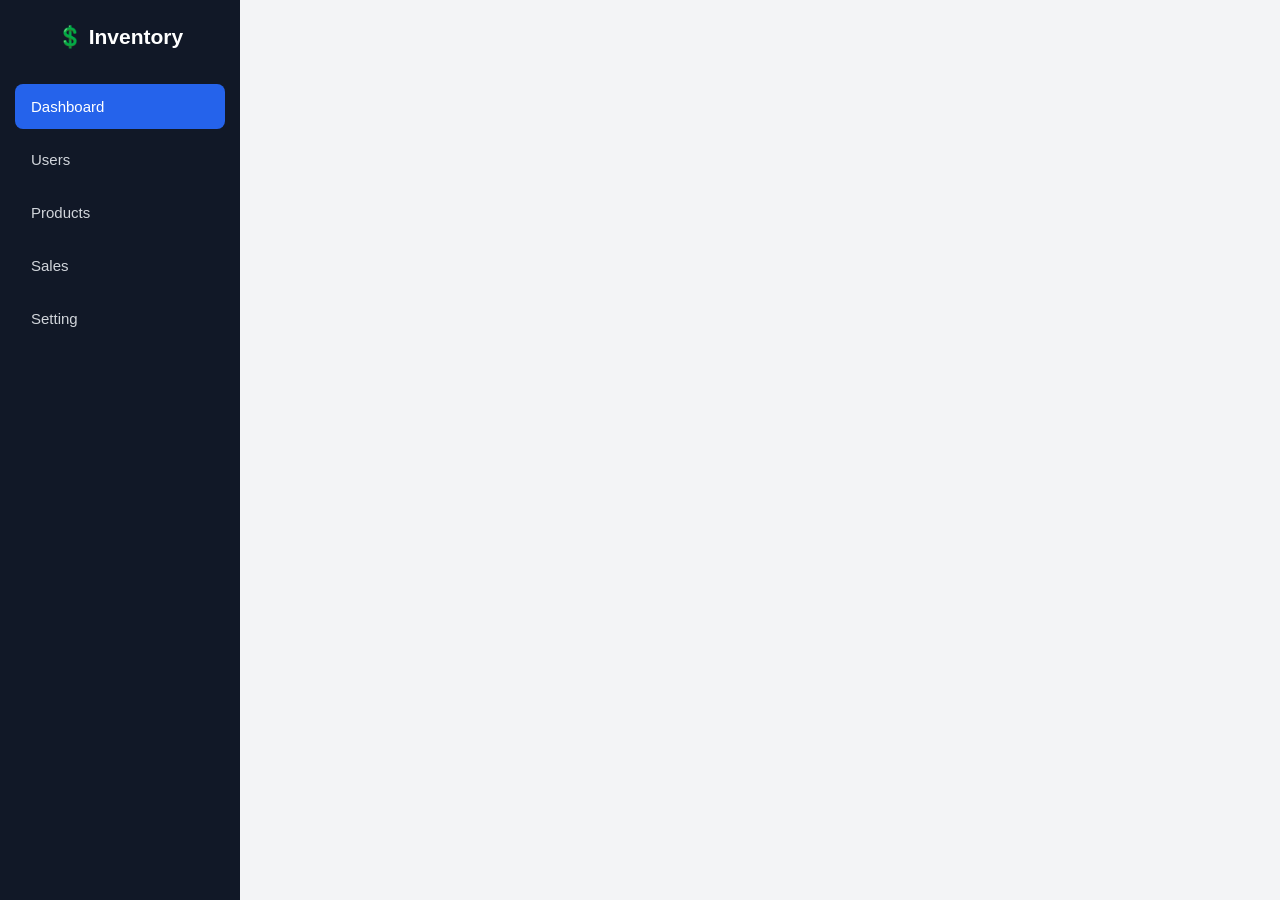
<file: templates/dashboard.html>
<!DOCTYPE html>
<html lang="en">
<head>
    <meta charset="UTF-8">
    <meta name="viewport" content="width=device-width, initial-scale=1.0">

    <title>Dashboard - Inventory</title>

    <style>
        * {
            margin: 0;
            padding: 0;
            box-sizing: border-box;
            font-family: Arial, sans-serif;
        }

        body {
            background: #f3f4f6;
            color: #111827;
        }

        /* SIDEBAR */

        .sidebar {
            position: fixed;
            left: 0;
            top: 0;
            width: 240px;
            height: 100vh;
            background: #111827;
            padding: 25px 15px;
        }

        .logo {
            color: white;
            font-size: 21px;
            font-weight: bold;
            text-align: center;
            margin-bottom: 35px;
        }

        .menu button {
            width: 100%;
            border: none;
            background: transparent;
            color: #d1d5db;
            padding: 14px 16px;
            margin-bottom: 8px;
            border-radius: 8px;
            text-align: left;
            font-size: 15px;
            cursor: pointer;
            transition: 0.2s;
        }

        .menu button:hover {
            background: #1f2937;
            color: white;
        }

        .menu .active {
            background: #2563eb;
            color: white;
        }

        /* MAIN */

        .main {
            margin-left: 240px;
            padding: 30px;
        }

        .topbar {
            display: flex;
            justify-content: space-between;
            align-items: center;
            margin-bottom: 30px;
        }

        .topbar h1 {
            font-size: 28px;
        }

        .date {
            color: #6b7280;
            font-size: 14px;
        }

        /* CARDS */

        .cards {
            display: grid;
            grid-template-columns: repeat(10, 1fr);
            gap: 20px;
        }

        .card {
            background: white;
            padding: 22px;
            border-radius: 12px;
            box-shadow: 0 4px 12px rgba(0,0,0,0.07);
        }

        .card-icon {
            font-size: 28px;
            margin-bottom: 12px;
        }

        .card h3 {
            color: #6b7280;
            font-size: 14px;
            margin-bottom: 8px;
        }

        .card p {
            font-size: 27px;
            font-weight: bold;
        }

        /* QUICK ACTIONS */

        .section {
            margin-top: 30px;
        }

        .section h2 {
            margin-bottom: 18px;
            font-size: 21px;
        }

        .actions {
            display: grid;
            grid-template-columns: repeat(3, 1fr);
            gap: 20px;
        }

        .action {
            background: white;
            border: none;
            padding: 25px;
            border-radius: 12px;
            cursor: pointer;
            text-align: left;
            box-shadow: 0 4px 12px rgba(0,0,0,0.07);
            transition: 0.2s;
        }

        .action:hover {
            transform: translateY(-3px);
        }

        .action-icon {
            font-size: 30px;
            margin-bottom: 12px;
        }

        .action h3 {
            margin-bottom: 6px;
        }

        .action p {
            color: #6b7280;
            font-size: 14px;
        }

        /* RESPONSIVE */

        @media (max-width: 1000px) {

            .cards {
                grid-template-columns: repeat(2, 1fr);
            }

            .actions {
                grid-template-columns: 1fr;
            }
        }

        @media (max-width: 700px) {

            .sidebar {
                position: relative;
                width: 100%;
                height: auto;
            }

            .main {
                margin-left: 0;
            }

            .cards {
                grid-template-columns: 1fr;
            }

            .topbar {
                display: block;
            }

            .date {
                margin-top: 8px;
            }
        }
    </style>
</head>

<body>

    <!-- SIDEBAR -->

    <div class="sidebar">

        <div class="logo">
            💲 Inventory
        </div>

        <div class="menu">

            <button class="active" onclick="goDashboard()">
                 Dashboard
            </button>

            <button onclick="goUsers()">
                 Users
            </button>

            <button onclick="goProducts()">
                 Products
            </button>

            <button onclick="goSales()">
                 Sales
            </button>

            <button onclick="Setting()">
                Setting
            </button>
            
            <button onclick="goAddProduct()">
            </button>
</file>
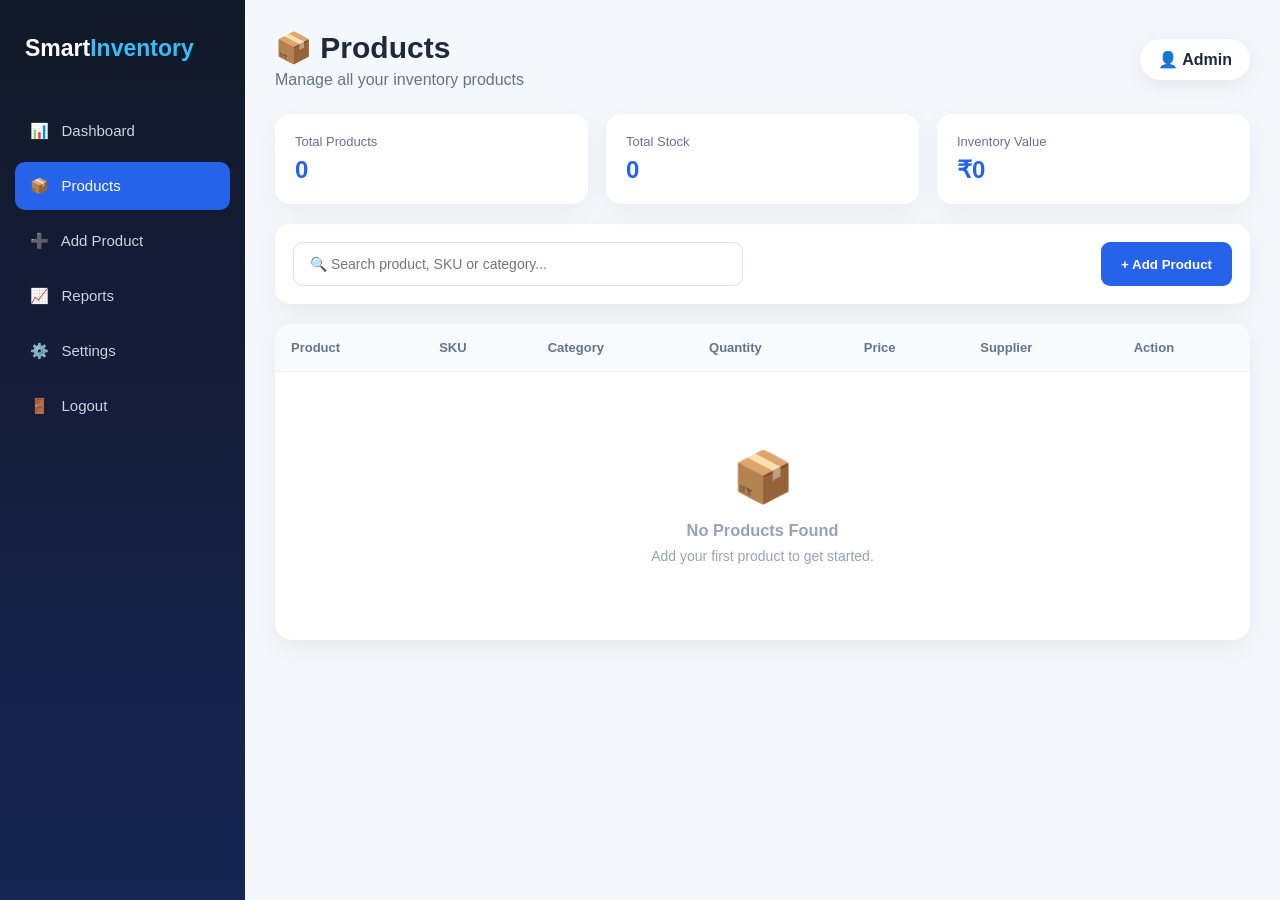
<file: templates/products.html>
<!DOCTYPE html>
<html lang="en">
<head>
    <meta charset="UTF-8">
    <meta name="viewport" content="width=device-width, initial-scale=1.0">

    <title>Inventory | Products</title>

    <style>
        * {
            margin: 0;
            padding: 0;
            box-sizing: border-box;
            font-family: Arial, sans-serif;
        }

        body {
            background: #f4f7fb;
            color: #1e293b;
            min-height: 100vh;
        }

        /* SIDEBAR */
        .sidebar {
            position: fixed;
            left: 0;
            top: 0;
            width: 245px;
            height: 100vh;
            background: linear-gradient(180deg, #111827, #172554);
            padding: 25px 15px;
            color: white;
            z-index: 10;
        }

        .logo {
            font-size: 23px;
            font-weight: bold;
            padding: 10px;
            margin-bottom: 35px;
        }

        .logo span {
            color: #38bdf8;
        }

        .nav-btn {
            width: 100%;
            border: none;
            background: transparent;
            color: #cbd5e1;
            padding: 15px;
            margin-bottom: 7px;
            border-radius: 10px;
            text-align: left;
            cursor: pointer;
            font-size: 15px;
            transition: 0.3s;
        }

        .nav-btn:hover {
            background: #2563eb;
            color: white;
            transform: translateX(5px);
        }

        .nav-btn.active {
            background: #2563eb;
            color: white;
        }

        /* MAIN */
        .main {
            margin-left: 245px;
            padding: 30px;
        }

        .topbar {
            display: flex;
            justify-content: space-between;
            align-items: center;
            margin-bottom: 25px;
            animation: fadeDown 0.6s ease;
        }

        .topbar h1 {
            font-size: 30px;
        }

        .subtitle {
            color: #64748b;
            margin-top: 6px;
        }

        .user {
            background: white;
            padding: 11px 18px;
            border-radius: 30px;
            box-shadow: 0 5px 20px rgba(0,0,0,0.07);
            font-weight: bold;
        }

        /* TOOLBAR */
        .toolbar {
            background: white;
            padding: 18px;
            border-radius: 15px;
            box-shadow: 0 8px 25px rgba(0,0,0,0.06);
            display: flex;
            justify-content: space-between;
            gap: 15px;
            margin-bottom: 20px;
            animation: slideUp 0.6s ease;
        }

        .search-box {
            flex: 1;
            max-width: 450px;
            position: relative;
        }

        .search-box input {
            width: 100%;
            padding: 13px 16px;
            border: 1px solid #dbe2ea;
            border-radius: 10px;
            outline: none;
            font-size: 14px;
        }

        .search-box input:focus {
            border-color: #2563eb;
            box-shadow: 0 0 0 3px rgba(37,99,235,0.1);
        }

        .add-btn {
            border: none;
            background: #2563eb;
            color: white;
            padding: 12px 20px;
            border-radius: 9px;
            cursor: pointer;
            font-weight: bold;
            transition: 0.3s;
        }

        .add-btn:hover {
            background: #1d4ed8;
            transform: scale(1.03);
        }

        /* PRODUCT CARD */
        .product-container {
            background: white;
            border-radius: 17px;
            box-shadow: 0 8px 25px rgba(0,0,0,0.06);
            overflow: hidden;
            animation: fadeIn 0.8s ease;
        }

        .table-wrapper {
            overflow-x: auto;
        }

        table {
            width: 100%;
            border-collapse: collapse;
            min-width: 850px;
        }

        th {
            background: #f8fafc;
            color: #64748b;
            font-size: 13px;
            text-align: left;
            padding: 16px;
        }

        td {
            padding: 16px;
            border-top: 1px solid #edf0f4;
            font-size: 14px;
        }

        tr {
            transition: 0.25s;
        }

        tbody tr:hover {
            background: #f8fbff;
        }

        .product-name {
            font-weight: bold;
            color: #1e293b;
        }

        .sku {
            color: #64748b;
        }

        .category {
            display: inline-block;
            background: #dbeafe;
            color: #1d4ed8;
            padding: 5px 9px;
            border-radius: 20px;
            font-size: 12px;
            font-weight: bold;
        }

        .quantity {
            font-weight: bold;
        }

        .low {
            color: #dc2626;
        }

        .normal {
            color: #16a34a;
        }

        .price {
            font-weight: bold;
        }

        .delete-btn {
            border: none;
            background: #fee2e2;
            color: #dc2626;
            padding: 8px 12px;
            border-radius: 7px;
            cursor: pointer;
            transition: 0.25s;
        }

        .delete-btn:hover {
            background: #fecaca;
            transform: scale(1.05);
        }

        .empty {
            text-align: center;
            padding: 60px 20px;
            color: #94a3b8;
        }

        .empty-icon {
            font-size: 50px;
            margin-bottom: 15px;
        }

        /* SUMMARY */
        .summary {
            display: grid;
            grid-template-columns: repeat(3, 1fr);
            gap: 18px;
            margin-bottom: 20px;
        }

        .summary-card {
            background: white;
            padding: 20px;
            border-radius: 15px;
            box-shadow: 0 8px 25px rgba(0,0,0,0.05);
            animation: slideUp 0.7s ease;
        }

        .summary-card p {
            color: #64748b;
            font-size: 13px;
            margin-bottom: 7px;
        }

        .summary-card h2 {
            color: #2563eb;
        }

        /* ANIMATIONS */
        @keyframes fadeIn {
            from {
                opacity: 0;
            }

            to {
                opacity: 1;
            }
        }

        @keyframes fadeDown {
            from {
                opacity: 0;
                transform: translateY(-20px);
            }

            to {
                opacity: 1;
                transform: translateY(0);
            }
        }

        @keyframes slideUp {
            from {
                opacity: 0;
                transform: translateY(25px);
            }

            to {
                opacity: 1;
                transform: translateY(0);
            }
        }

        /* MOBILE */
        @media(max-width: 900px) {

            .sidebar {
                width: 200px;
            }

            .main {
                margin-left: 200px;
            }

            .summary {
                grid-template-columns: 1fr;
            }
        }

        @media(max-width: 650px) {

            .sidebar {
                position: relative;
                width: 100%;
                height: auto;
            }

            .main {
                margin-left: 0;
                padding: 18px;
            }

            .topbar {
                flex-direction: column;
                align-items: flex-start;
                gap: 15px;
            }

            .toolbar {
                flex-direction: column;
            }

            .search-box {
                max-width: none;
            }
        }
    </style>
</head>

<body>

    <!-- SIDEBAR -->
    <aside class="sidebar">

        <div class="logo">
            Smart<span>Inventory</span>
        </div>

        <button class="nav-btn" onclick="goDashboard()">
            📊 &nbsp; Dashboard
        </button>

        <button class="nav-btn active">
            📦 &nbsp; Products
        </button>

        <button class="nav-btn" onclick="goAddProduct()">
            ➕ &nbsp; Add Product
        </button>

        <button class="nav-btn" onclick="reportMessage()">
            📈 &nbsp; Reports
        </button>

        <button class="nav-btn" onclick="settingsMessage()">
            ⚙️ &nbsp; Settings
        </button>

        <button class="nav-btn" onclick="logout()">
            🚪 &nbsp; Logout
        </button>

    </aside>


    <!-- MAIN -->
    <main class="main">

        <!-- TOPBAR -->
        <div class="topbar">

            <div>
                <h1>📦 Products</h1>

                <p class="subtitle">
                    Manage all your inventory products
                </p>
            </div>

            <div class="user">
                👤 Admin
            </div>

        </div>


        <!-- SUMMARY -->
        <div class="summary">

            <div class="summary-card">

                <p>Total Products</p>

                <h2 id="totalProducts">
                    0
                </h2>

            </div>


            <div class="summary-card">

                <p>Total Stock</p>

                <h2 id="totalStock">
                    0
                </h2>

            </div>


            <div class="summary-card">

                <p>Inventory Value</p>

                <h2 id="inventoryValue">
                    ₹0
                </h2>

            </div>

        </div>


        <!-- TOOLBAR -->
        <div class="toolbar">

            <div class="search-box">

                <input
                    type="text"
                    id="searchInput"
                    placeholder="🔍 Search product, SKU or category..."
                    oninput="searchProducts()"
                >

            </div>


            <button
                class="add-btn"
                onclick="goAddProduct()"
            >
                + Add Product
            </button>

        </div>


        <!-- PRODUCT TABLE -->
        <div class="product-container">

            <div class="table-wrapper">

                <table>

                    <thead>

                        <tr>

                            <th>Product</th>

                            <th>SKU</th>

                            <th>Category</th>

                            <th>Quantity</th>

                            <th>Price</th>

                            <th>Supplier</th>

                            <th>Action</th>

                        </tr>

                    </thead>

                    <tbody id="productTable">

                    </tbody>

                </table>

            </div>

        </div>

    </main>


    <script>

        /* =========================
           LOAD PRODUCTS
        ========================= */

        let products =
            JSON.parse(
                localStorage.getItem(
                    "smartInventoryProducts"
                )
            ) || [];


        /* =========================
           NAVIGATION
        ========================= */

        function goDashboard() {

            window.location.href =
                "index.html";

        }


        function goAddProduct() {

            window.location.href =
                "add-product.html";

        }


        function logout() {

            localStorage.removeItem(
                "loggedInUser"
            );

            window.location.href =
                "login.html";

        }


        function reportMessage() {

            alert(
                "📈 Reports page will be added next."
            );

        }


        function settingsMessage() {

            alert(
                "⚙️ Settings page will be added next."
            );

        }


        /* =========================
           DISPLAY PRODUCTS
        ========================= */

        function displayProducts(list) {

            const table =
                document.getElementById(
                    "productTable"
                );


            table.innerHTML = "";


            if (list.length === 0) {

                table.innerHTML = `
                    <tr>
                        <td colspan="7">
                            <div class="empty">

                                <div class="empty-icon">
                                    📦
                                </div>

                                <h3>
                                    No Products Found
                                </h3>

                                <p style="margin-top:8px;">
                                    Add your first product to get started.
                                </p>

                            </div>
                        </td>
                    </tr>
                `;

                return;
            }


            list.forEach(
                function(product) {

                    const row =
                        document.createElement("tr");


                    const quantity =
                        Number(
                            product.quantity || 0
                        );


                    const quantityClass =
                        quantity < 10
                            ? "low"
                            : "normal";


                    row.innerHTML = `

                        <td>
                            <div class="product-name">
                                ${escapeHTML(
                                    product.name || "-"
                                )}
                            </div>
                        </td>

                        <td>
                            <span class="sku">
                                ${escapeHTML(
                                    product.sku || "-"
                                )}
                            </span>
                        </td>

                        <td>
                            <span class="category">
                                ${escapeHTML(
                                    product.category || "-"
                                )}
                            </span>
                        </td>

                        <td>
                            <span class="quantity ${quantityClass}">
                                ${quantity}
                            </span>
                        </td>

                        <td>
                            <span class="price">
                                ₹${Number(
                                    product.price || 0
                                ).toLocaleString("en-IN")}
                            </span>
                        </td>

                        <td>
                            ${escapeHTML(
                                product.supplier || "-"
                            )}
                        </td>

                        <td>

                            <button
                                class="delete-btn"
                                onclick="deleteProduct(${product.id})"
                            >
                                🗑 Delete
                            </button>

                        </td>
                    `;


                    table.appendChild(row);

                }
            );

        }


        /* =========================
           DELETE PRODUCT
        ========================= */

        function deleteProduct(id) {

            const product =
                products.find(
                    function(item) {
                        return item.id === id;
                    }
                );


            if (!product) {
                return;
            }


            const confirmDelete =
                confirm(
                    "Delete " +
                    product.name +
                    "?"
                );


            if (!confirmDelete) {
                return;
            }


            products =
                products.filter(
                    function(item) {
                        return item.id !== id;
                    }
                );


            localStorage.setItem(
                "smartInventoryProducts",
                JSON.stringify(products)
            );


            updateSummary();

            displayProducts(products);

        }


        /* =========================
           SEARCH
        ========================= */

        function searchProducts() {

            const search =
                document
                    .getElementById(
                        "searchInput"
                    )
                    .value
                    .toLowerCase()
                    .trim();


            if (search === "") {

                displayProducts(products);

                return;
            }


            const filtered =
                products.filter(
                    function(product) {

                        return (

                            String(
                                product.name || ""
                            )
                            .toLowerCase()
                            .includes(search)

                            ||

                            String(
                                product.sku || ""
                            )
                            .toLowerCase()
                            .includes(search)

                            ||

                            String(
                                product.category || ""
                            )
                            .toLowerCase()
                            .includes(search)

                            ||

                            String(
                                product.supplier || ""
                            )
                            .toLowerCase()
                            .includes(search)

                        );

                    }
                );


            displayProducts(filtered);

        }


        /* =========================
           SUMMARY
        ========================= */

        function updateSummary() {

            const totalProducts =
                products.length;


            const totalStock =
                products.reduce(
                    function(total, product) {

                        return total +
                            Number(
                                product.quantity || 0
                            );

                    },
                    0
                );


            const inventoryValue =
                products.reduce(
                    function(total, product) {

                        return total +
                            (
                                Number(
                                    product.quantity || 0
                                ) *

                                Number(
                                    product.price || 0
                                )
                            );

                    },
                    0
                );


            document.getElementById(
                "totalProducts"
            ).textContent =
                totalProducts;


            document.getElementById(
                "totalStock"
            ).textContent =
                totalStock;


            document.getElementById(
                "inventoryValue"
            ).textContent =
                "₹" +
                inventoryValue.toLocaleString(
                    "en-IN"
                );

        }


        /* =========================
           SECURITY
        ========================= */

        function escapeHTML(value) {

            const div =
                document.createElement("div");

            div.textContent =
                String(value);

            return div.innerHTML;

        }


        /* =========================
           INITIAL LOAD
        ========================= */

        updateSummary();

        displayProducts(products);

    </script>

</body>
</html>
</file>
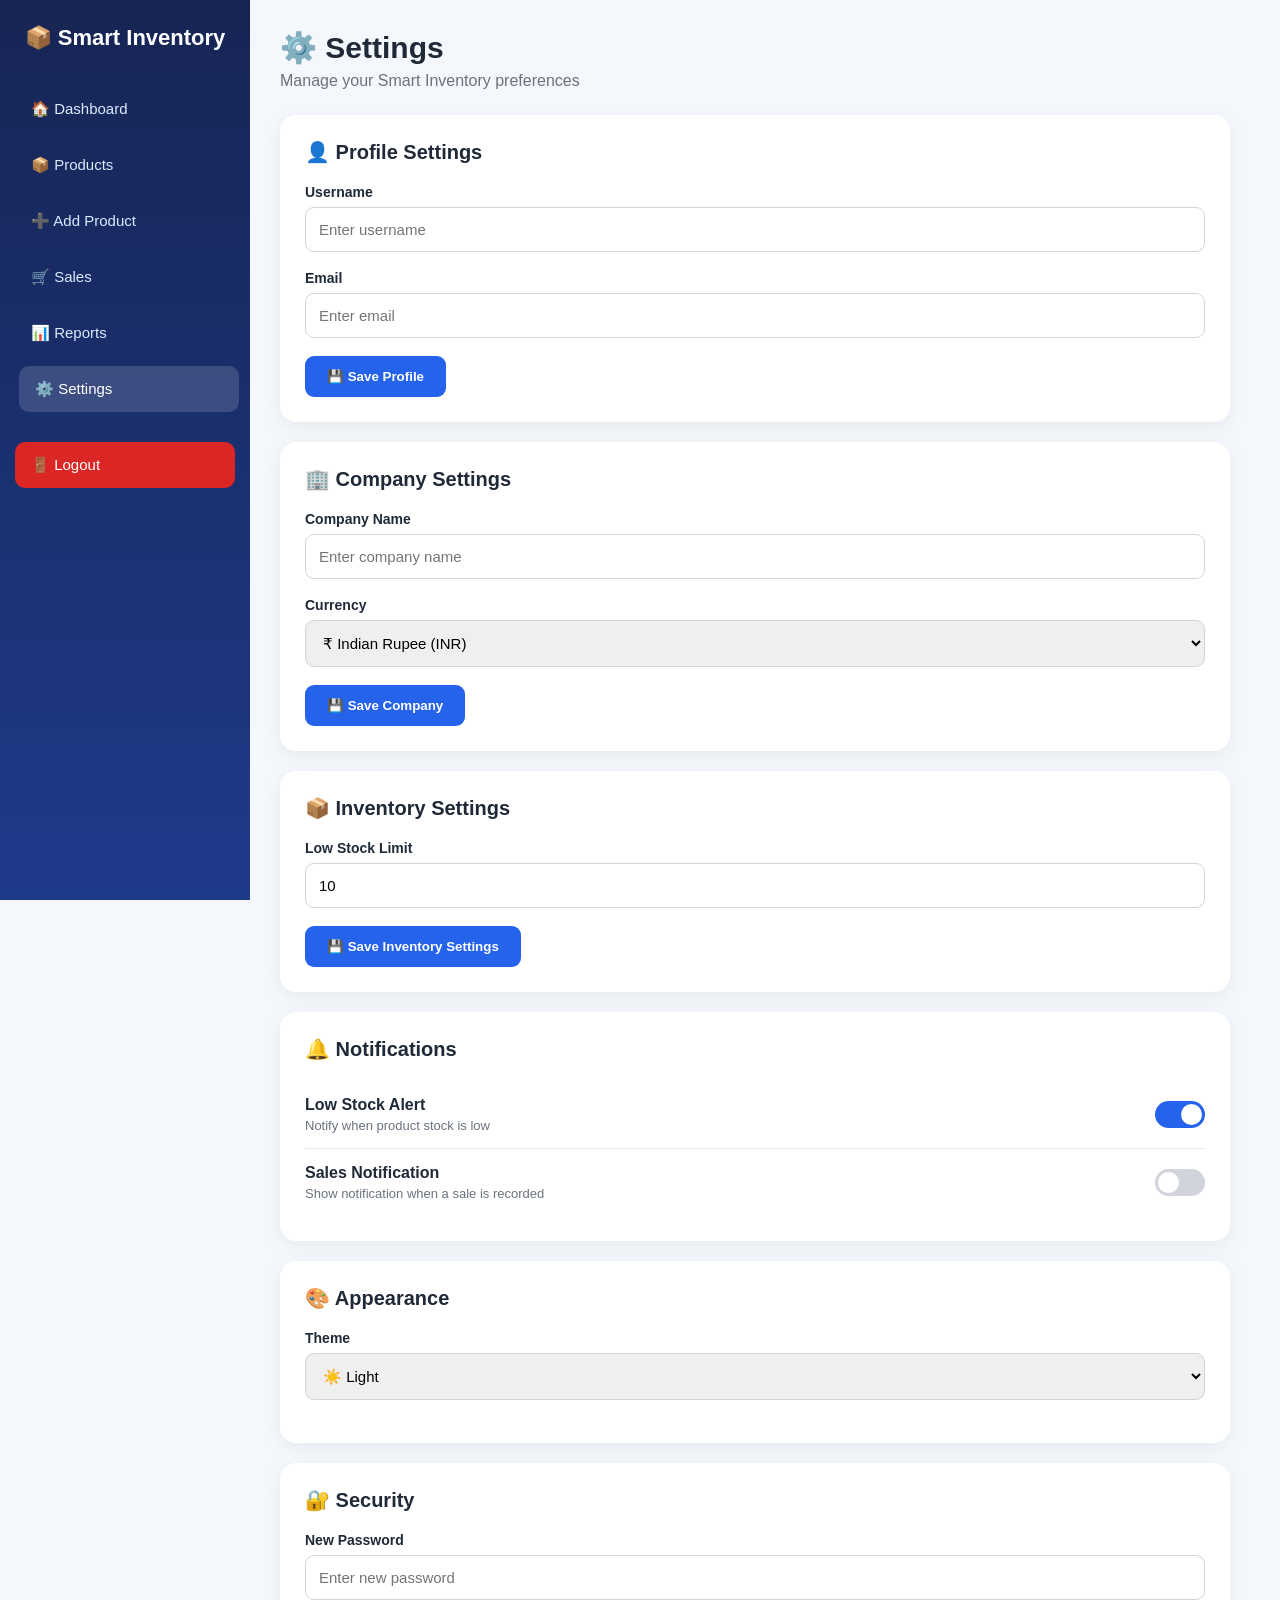
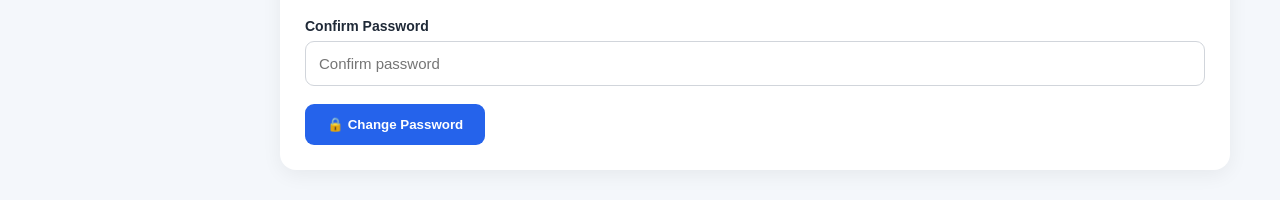
<file: templates/Setting.html>
<!DOCTYPE html>
<html lang="en">
<head>

    <meta charset="UTF-8">
    <meta name="viewport" content="width=device-width, initial-scale=1.0">

    <title>Smart Inventory - Settings</title>

    <style>

        * {
            margin: 0;
            padding: 0;
            box-sizing: border-box;
            font-family: Arial, sans-serif;
        }

        body {
            background: #f4f7fb;
            color: #1f2937;
        }

        .sidebar {
            position: fixed;
            left: 0;
            top: 0;
            width: 250px;
            height: 100vh;
            background: linear-gradient(180deg, #172554, #1e3a8a);
            color: white;
            padding: 25px 15px;
        }

        .logo {
            text-align: center;
            font-size: 22px;
            font-weight: bold;
            margin-bottom: 35px;
        }

        .menu {
            display: flex;
            flex-direction: column;
            gap: 10px;
        }

        .menu button {
            border: none;
            background: transparent;
            color: #dbeafe;
            padding: 14px 16px;
            border-radius: 10px;
            text-align: left;
            font-size: 15px;
            cursor: pointer;
            transition: 0.3s;
        }

        .menu button:hover,
        .menu button.active {
            background: rgba(255,255,255,0.15);
            color: white;
            transform: translateX(4px);
        }

        .logout {
            margin-top: 20px;
            background: #dc2626 !important;
            color: white !important;
        }

        .main {
            margin-left: 250px;
            padding: 30px;
        }

        .header {
            margin-bottom: 25px;
        }

        .header h1 {
            font-size: 30px;
        }

        .header p {
            color: #6b7280;
            margin-top: 7px;
        }

        .settings-container {
            max-width: 950px;
            display: grid;
            gap: 20px;
        }

        .settings-card {
            background: white;
            padding: 25px;
            border-radius: 16px;
            box-shadow: 0 5px 20px rgba(0,0,0,0.06);
        }

        .settings-card h2 {
            margin-bottom: 20px;
            font-size: 20px;
        }

        .form-group {
            margin-bottom: 18px;
        }

        .form-group label {
            display: block;
            margin-bottom: 7px;
            font-weight: bold;
            font-size: 14px;
        }

        .form-group input,
        .form-group select {
            width: 100%;
            padding: 13px;
            border: 1px solid #d1d5db;
            border-radius: 9px;
            outline: none;
            font-size: 15px;
        }

        .form-group input:focus,
        .form-group select:focus {
            border-color: #2563eb;
        }

        .save-btn {
            border: none;
            background: #2563eb;
            color: white;
            padding: 13px 22px;
            border-radius: 9px;
            cursor: pointer;
            font-weight: bold;
        }

        .save-btn:hover {
            background: #1d4ed8;
        }

        .toggle-row {
            display: flex;
            justify-content: space-between;
            align-items: center;
            padding: 15px 0;
            border-bottom: 1px solid #e5e7eb;
        }

        .toggle-row:last-child {
            border-bottom: none;
        }

        .toggle-info h3 {
            font-size: 16px;
        }

        .toggle-info p {
            color: #6b7280;
            font-size: 13px;
            margin-top: 4px;
        }

        .switch {
            position: relative;
            width: 50px;
            height: 27px;
        }

        .switch input {
            display: none;
        }

        .slider {
            position: absolute;
            inset: 0;
            background: #d1d5db;
            border-radius: 30px;
            cursor: pointer;
            transition: 0.3s;
        }

        .slider:before {
            content: "";
            position: absolute;
            width: 21px;
            height: 21px;
            left: 3px;
            top: 3px;
            background: white;
            border-radius: 50%;
            transition: 0.3s;
        }

        input:checked + .slider {
            background: #2563eb;
        }

        input:checked + .slider:before {
            transform: translateX(23px);
        }

        .message {
            margin-top: 15px;
            color: #15803d;
            font-weight: bold;
            display: none;
        }

        @media(max-width: 600px) {

            .sidebar {
                position: relative;
                width: 100%;
                height: auto;
            }

            .main {
                margin-left: 0;
            }

        }

    </style>

</head>

<body>


<!-- SIDEBAR -->

<aside class="sidebar">

    <div class="logo">
        📦 Smart Inventory
    </div>

    <div class="menu">

        <button onclick="goDashboard()">
            🏠 Dashboard
        </button>

        <button onclick="goProducts()">
            📦 Products
        </button>

        <button onclick="goAddProduct()">
            ➕ Add Product
        </button>

        <button onclick="goSales()">
            🛒 Sales
        </button>

        <button onclick="goReports()">
            📊 Reports
        </button>

        <button class="active">
            ⚙️ Settings
        </button>

        <button class="logout" onclick="logout()">
            🚪 Logout
        </button>

    </div>

</aside>


<!-- MAIN CONTENT -->

<main class="main">

    <div class="header">

        <h1>⚙️ Settings</h1>

        <p>
            Manage your Smart Inventory preferences
        </p>

    </div>


    <div class="settings-container">


        <!-- PROFILE -->

        <div class="settings-card">

            <h2>👤 Profile Settings</h2>

            <div class="form-group">

                <label>Username</label>

                <input
                    type="text"
                    id="username"
                    placeholder="Enter username"
                >

            </div>


            <div class="form-group">

                <label>Email</label>

                <input
                    type="email"
                    id="email"
                    placeholder="Enter email"
                >

            </div>


            <button
                class="save-btn"
                onclick="saveProfile()"
            >
                💾 Save Profile
            </button>

            <div
                class="message"
                id="profileMessage"
            >
                Profile saved successfully!
            </div>

        </div>


        <!-- COMPANY -->

        <div class="settings-card">

            <h2>🏢 Company Settings</h2>

            <div class="form-group">

                <label>Company Name</label>

                <input
                    type="text"
                    id="companyName"
                    placeholder="Enter company name"
                >

            </div>


            <div class="form-group">

                <label>Currency</label>

                <select id="currency">

                    <option value="INR">
                        ₹ Indian Rupee (INR)
                    </option>

                    <option value="USD">
                        $ US Dollar (USD)
                    </option>

                    <option value="EUR">
                        € Euro (EUR)
                    </option>

                </select>

            </div>


            <button
                class="save-btn"
                onclick="saveCompany()"
            >
                💾 Save Company
            </button>

            <div
                class="message"
                id="companyMessage"
            >
                Company settings saved!
            </div>

        </div>


        <!-- INVENTORY -->

        <div class="settings-card">

            <h2>📦 Inventory Settings</h2>


            <div class="form-group">

                <label>Low Stock Limit</label>

                <input
                    type="number"
                    id="stockLimit"
                    value="10"
                    min="1"
                >

            </div>


            <button
                class="save-btn"
                onclick="saveInventory()"
            >
                💾 Save Inventory Settings
            </button>

            <div
                class="message"
                id="inventoryMessage"
            >
                Inventory settings saved!
            </div>

        </div>


        <!-- NOTIFICATIONS -->

        <div class="settings-card">

            <h2>🔔 Notifications</h2>


            <div class="toggle-row">

                <div class="toggle-info">

                    <h3>Low Stock Alert</h3>

                    <p>
                        Notify when product stock is low
                    </p>

                </div>


                <label class="switch">

                    <input
                        type="checkbox"
                        id="lowStockAlert"
                        checked
                        onchange="saveToggle('lowStockAlert')"
                    >

                    <span class="slider"></span>

                </label>

            </div>


            <div class="toggle-row">

                <div class="toggle-info">

                    <h3>Sales Notification</h3>

                    <p>
                        Show notification when a sale is recorded
                    </p>

                </div>


                <label class="switch">

                    <input
                        type="checkbox"
                        id="salesNotification"
                        onchange="saveToggle('salesNotification')"
                    >

                    <span class="slider"></span>

                </label>

            </div>

        </div>


        <!-- APPEARANCE -->

        <div class="settings-card">

            <h2>🎨 Appearance</h2>


            <div class="form-group">

                <label>Theme</label>

                <select
                    id="theme"
                    onchange="changeTheme()"
                >

                    <option value="light">
                        ☀️ Light
                    </option>

                    <option value="dark">
                        🌙 Dark
                    </option>

                </select>

            </div>

        </div>


        <!-- PASSWORD -->

        <div class="settings-card">

            <h2>🔐 Security</h2>


            <div class="form-group">

                <label>New Password</label>

                <input
                    type="password"
                    id="newPassword"
                    placeholder="Enter new password"
                >

            </div>


            <div class="form-group">

                <label>Confirm Password</label>

                <input
                    type="password"
                    id="confirmPassword"
                    placeholder="Confirm password"
                >

            </div>


            <button
                class="save-btn"
                onclick="changePassword()"
            >
                🔒 Change Password
            </button>

        </div>


    </div>

</main>


<script>

    // NAVIGATION

    function goDashboard() {
        window.location.href = "/inventory";
    }

    function goProducts() {
        window.location.href = "/products";
    }

    function goAddProduct() {
        window.location.href = "/add_product";
    }

    function goSales() {
        window.location.href = "/sales";
    }

    function goReports() {
        window.location.href = "/reports";
    }

    function logout() {

        if (confirm("Are you sure you want to logout?")) {
            window.location.href = "/logout";
        }

    }


    // PROFILE STORAGE

    function saveProfile() {

        const username =
            document.getElementById("username").value;

        const email =
            document.getElementById("email").value;

        localStorage.setItem("username", username);
        localStorage.setItem("email", email);

        showMessage("profileMessage");

    }


    // COMPANY STORAGE

    function saveCompany() {

        const company =
            document.getElementById("companyName").value;

        const currency =
            document.getElementById("currency").value;

        localStorage.setItem("companyName", company);
        localStorage.setItem("currency", currency);

        showMessage("companyMessage");

    }


    // INVENTORY STORAGE

    function saveInventory() {

        const limit =
            document.getElementById("stockLimit").value;

        localStorage.setItem("stockLimit", limit);

        showMessage("inventoryMessage");

    }


    // TOGGLE STORAGE

    function saveToggle(id) {

        const value =
            document.getElementById(id).checked;

        localStorage.setItem(id, value);

    }


    // THEME

    function changeTheme() {

        const theme =
            document.getElementById("theme").value;

        localStorage.setItem("theme", theme);

        if (theme === "dark") {

            document.body.style.background = "#111827";
            document.body.style.color = "#f9fafb";

        } else {

            document.body.style.background = "#f4f7fb";
            document.body.style.color = "#1f2937";

        }

    }


    // PASSWORD

    function changePassword() {

        const password =
            document.getElementById("newPassword").value;

        const confirm =
            document.getElementById("confirmPassword").value;


        if (password === "" || confirm === "") {

            alert("Please enter both password fields.");
            return;

        }


        if (password !== confirm) {

            alert("Passwords do not match.");
            return;

        }


        localStorage.setItem(
            "inventoryPassword",
            password
        );

        alert("Password changed successfully!");

        document.getElementById("newPassword").value = "";
        document.getElementById("confirmPassword").value = "";

    }


    // MESSAGE

    function showMessage(id) {

        const message =
            document.getElementById(id);

        message.style.display = "block";

        setTimeout(() => {

            message.style.display = "none";

        }, 2500);

    }


    // LOAD SAVED SETTINGS

    window.onload = function() {

        document.getElementById("username").value =
            localStorage.getItem("username") || "";

        document.getElementById("email").value =
            localStorage.getItem("email") || "";

        document.getElementById("companyName").value =
            localStorage.getItem("companyName") || "";

        document.getElementById("currency").value =
            localStorage.getItem("currency") || "INR";

        document.getElementById("stockLimit").value =
            localStorage.getItem("stockLimit") || "10";

        document.getElementById("lowStockAlert").checked =
            localStorage.getItem("lowStockAlert") !== "false";

        document.getElementById("salesNotification").checked =
            localStorage.getItem("salesNotification") === "true";

        document.getElementById("theme").value =
            localStorage.getItem("theme") || "light";

        changeTheme();

    };

</script>

</body>
</html>
</file>
